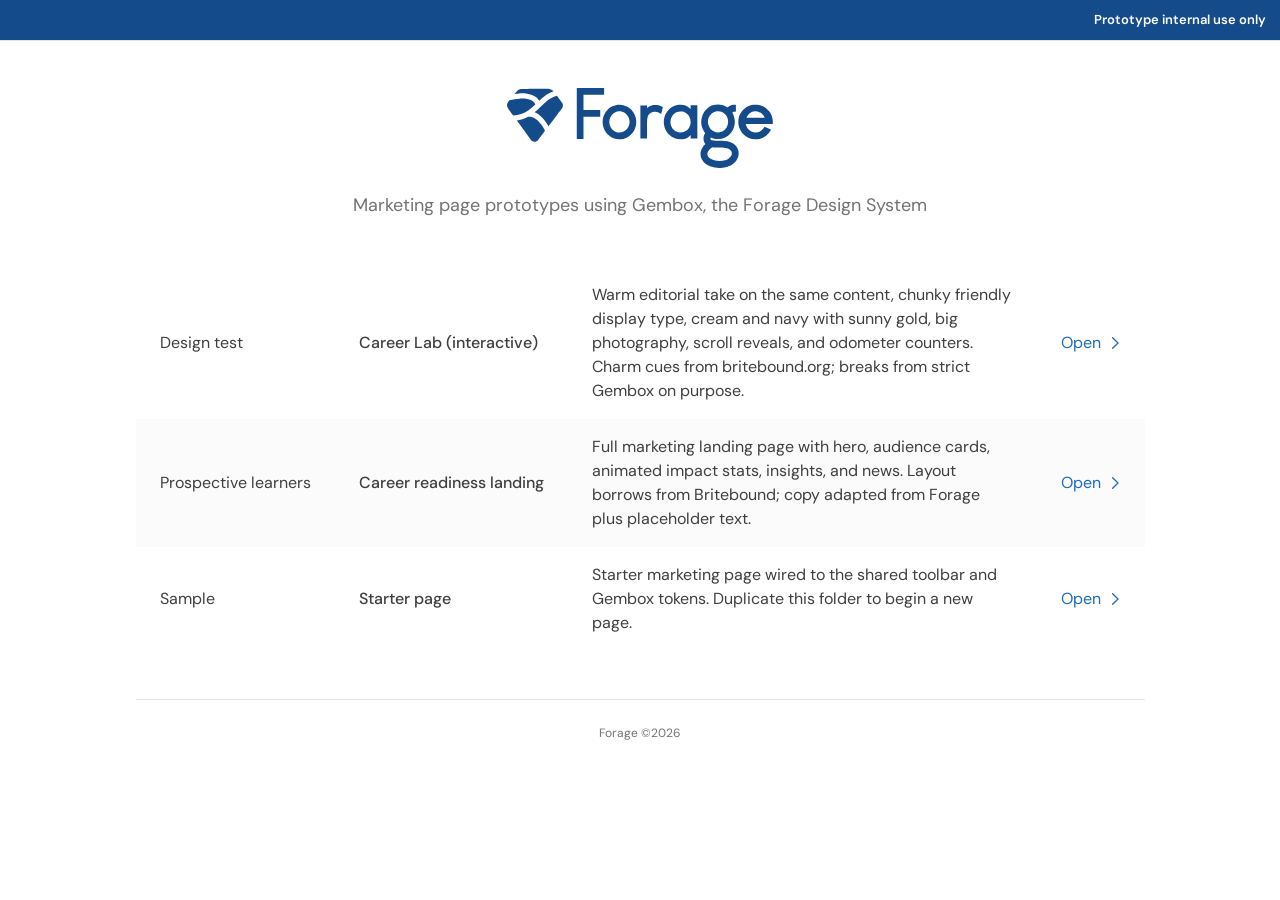
<file: index.html>
<!DOCTYPE html>
<html lang="en">
<head>
<meta charset="UTF-8" />
<meta name="viewport" content="width=device-width, initial-scale=1.0" />
<meta name="description" content="Forage Marketing Pages, static marketing page prototypes built with Gembox, the Forage Design System." />
<title>Forage Marketing Pages</title>
<link href="https://fonts.googleapis.com/css2?family=DM+Sans:ital,opsz,wght@0,9..40,400;0,9..40,500;0,9..40,600&display=swap" rel="stylesheet" />
<link rel="stylesheet" href="config/gembox-tokens.css" />
<link rel="stylesheet" href="landing.css" />
<script src="shared/prototype-toolbar.js"></script>
</head>
<body>
<main class="landing">
  <header class="landing-hero">
    <img class="landing-hero__logo" src="assets/landing/forage-logo.svg" width="309" height="113" alt="Forage" decoding="async" />
    <p class="landing-hero__tagline">Marketing page prototypes using Gembox, the Forage Design System</p>
  </header>

  <table class="table-enterprise prototypes-table" aria-label="Forage marketing pages">
    <thead class="sr-only">
      <tr>
        <th scope="col">Audience</th>
        <th scope="col">Page</th>
        <th scope="col">Description</th>
        <th scope="col">Open</th>
      </tr>
    </thead>
    <tbody>
      <tr>
        <td class="col-product">Design test</td>
        <td class="col-prototype">Career Lab (interactive)</td>
        <td class="col-description">Warm editorial take on the same content, chunky friendly display type, cream and navy with sunny gold, big photography, scroll reveals, and odometer counters. Charm cues from britebound.org; breaks from strict Gembox on purpose.</td>
        <td class="col-action">
          <a class="prototype-action-link" href="career-lab/index.html">
            <span>Open</span>
            <img src="assets/landing/icon-chevron-right.svg" width="12" height="12" alt="" decoding="async" />
          </a>
        </td>
      </tr>
      <tr>
        <td class="col-product">Prospective learners</td>
        <td class="col-prototype">Career readiness landing</td>
        <td class="col-description">Full marketing landing page with hero, audience cards, animated impact stats, insights, and news. Layout borrows from Britebound; copy adapted from Forage plus placeholder text.</td>
        <td class="col-action">
          <a class="prototype-action-link" href="career-readiness/index.html">
            <span>Open</span>
            <img src="assets/landing/icon-chevron-right.svg" width="12" height="12" alt="" decoding="async" />
          </a>
        </td>
      </tr>
      <tr>
        <td class="col-product">Sample</td>
        <td class="col-prototype">Starter page</td>
        <td class="col-description">Starter marketing page wired to the shared toolbar and Gembox tokens. Duplicate this folder to begin a new page.</td>
        <td class="col-action">
          <a class="prototype-action-link" href="starter-page/index.html">
            <span>Open</span>
            <img src="assets/landing/icon-chevron-right.svg" width="12" height="12" alt="" decoding="async" />
          </a>
        </td>
      </tr>
    </tbody>
  </table>

  <footer class="landing-footer">Forage &copy;2026</footer>
</main>
</body>
</html>
</file>
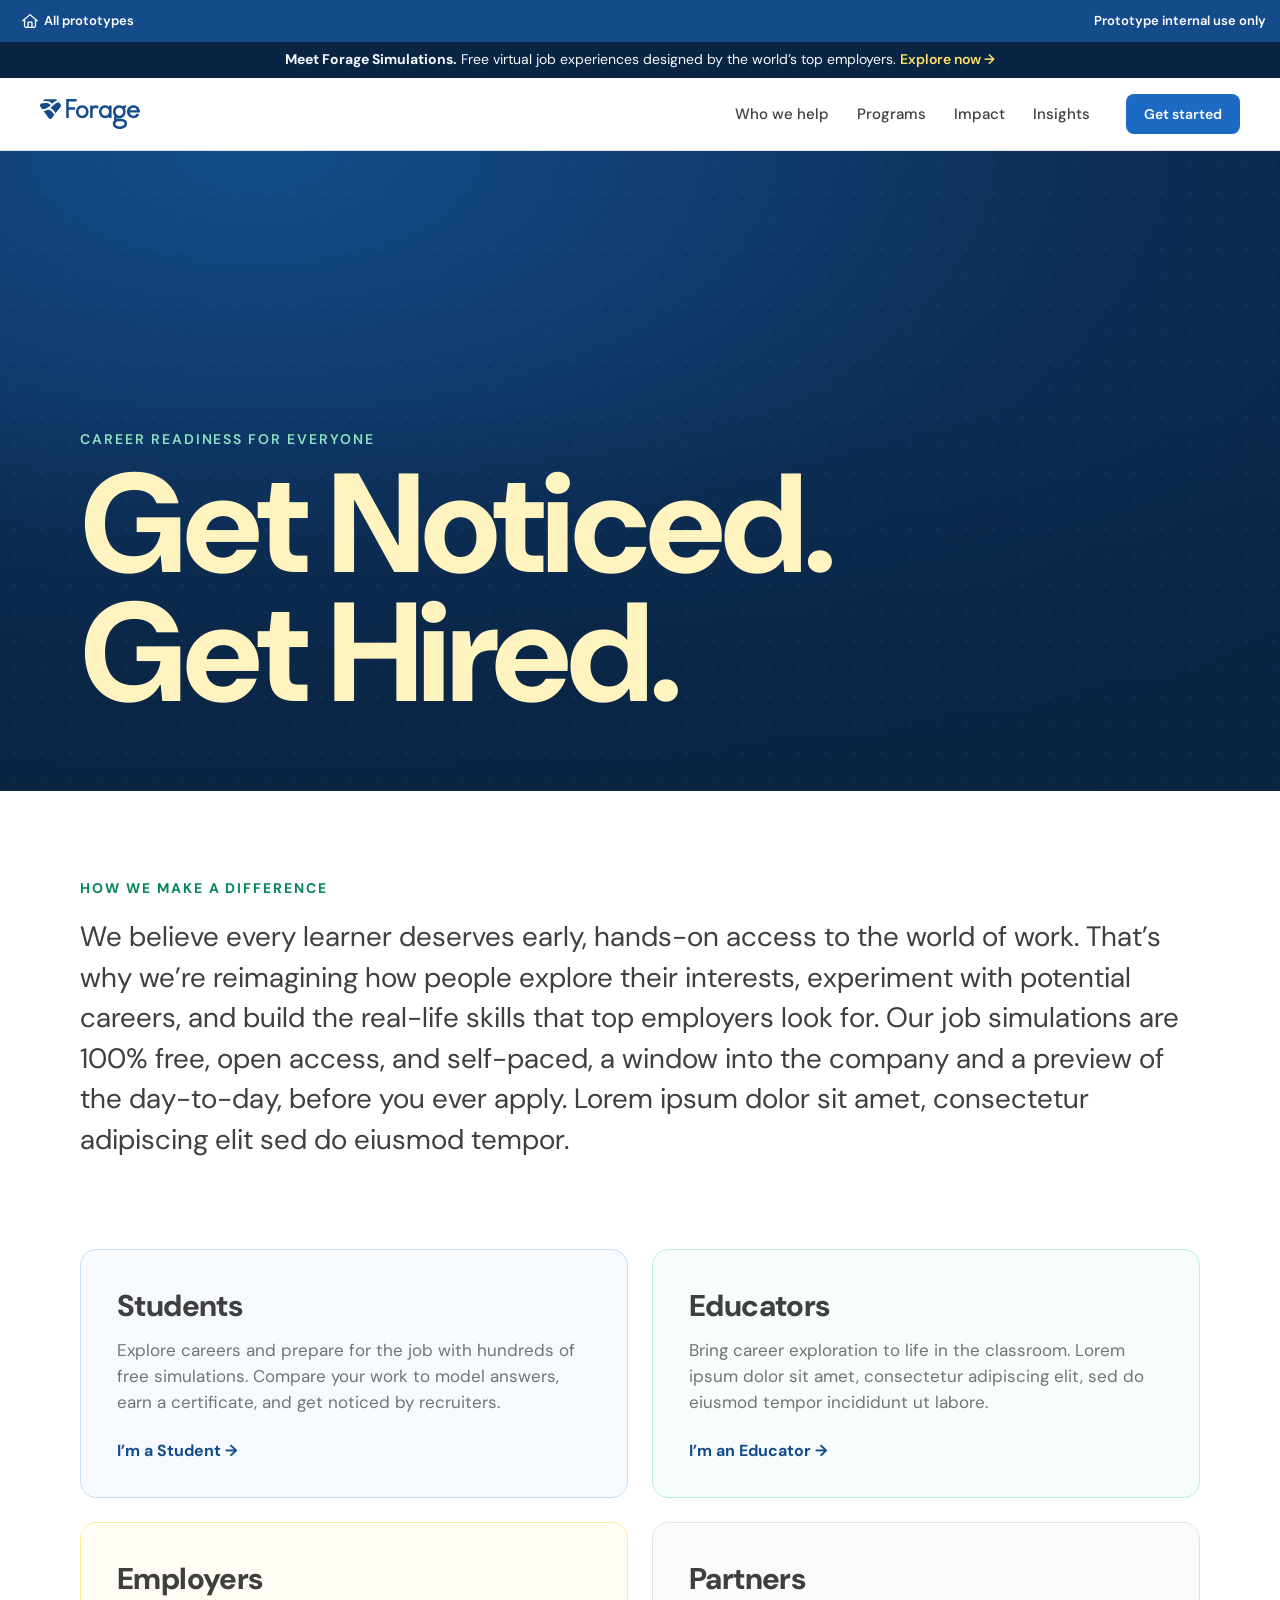
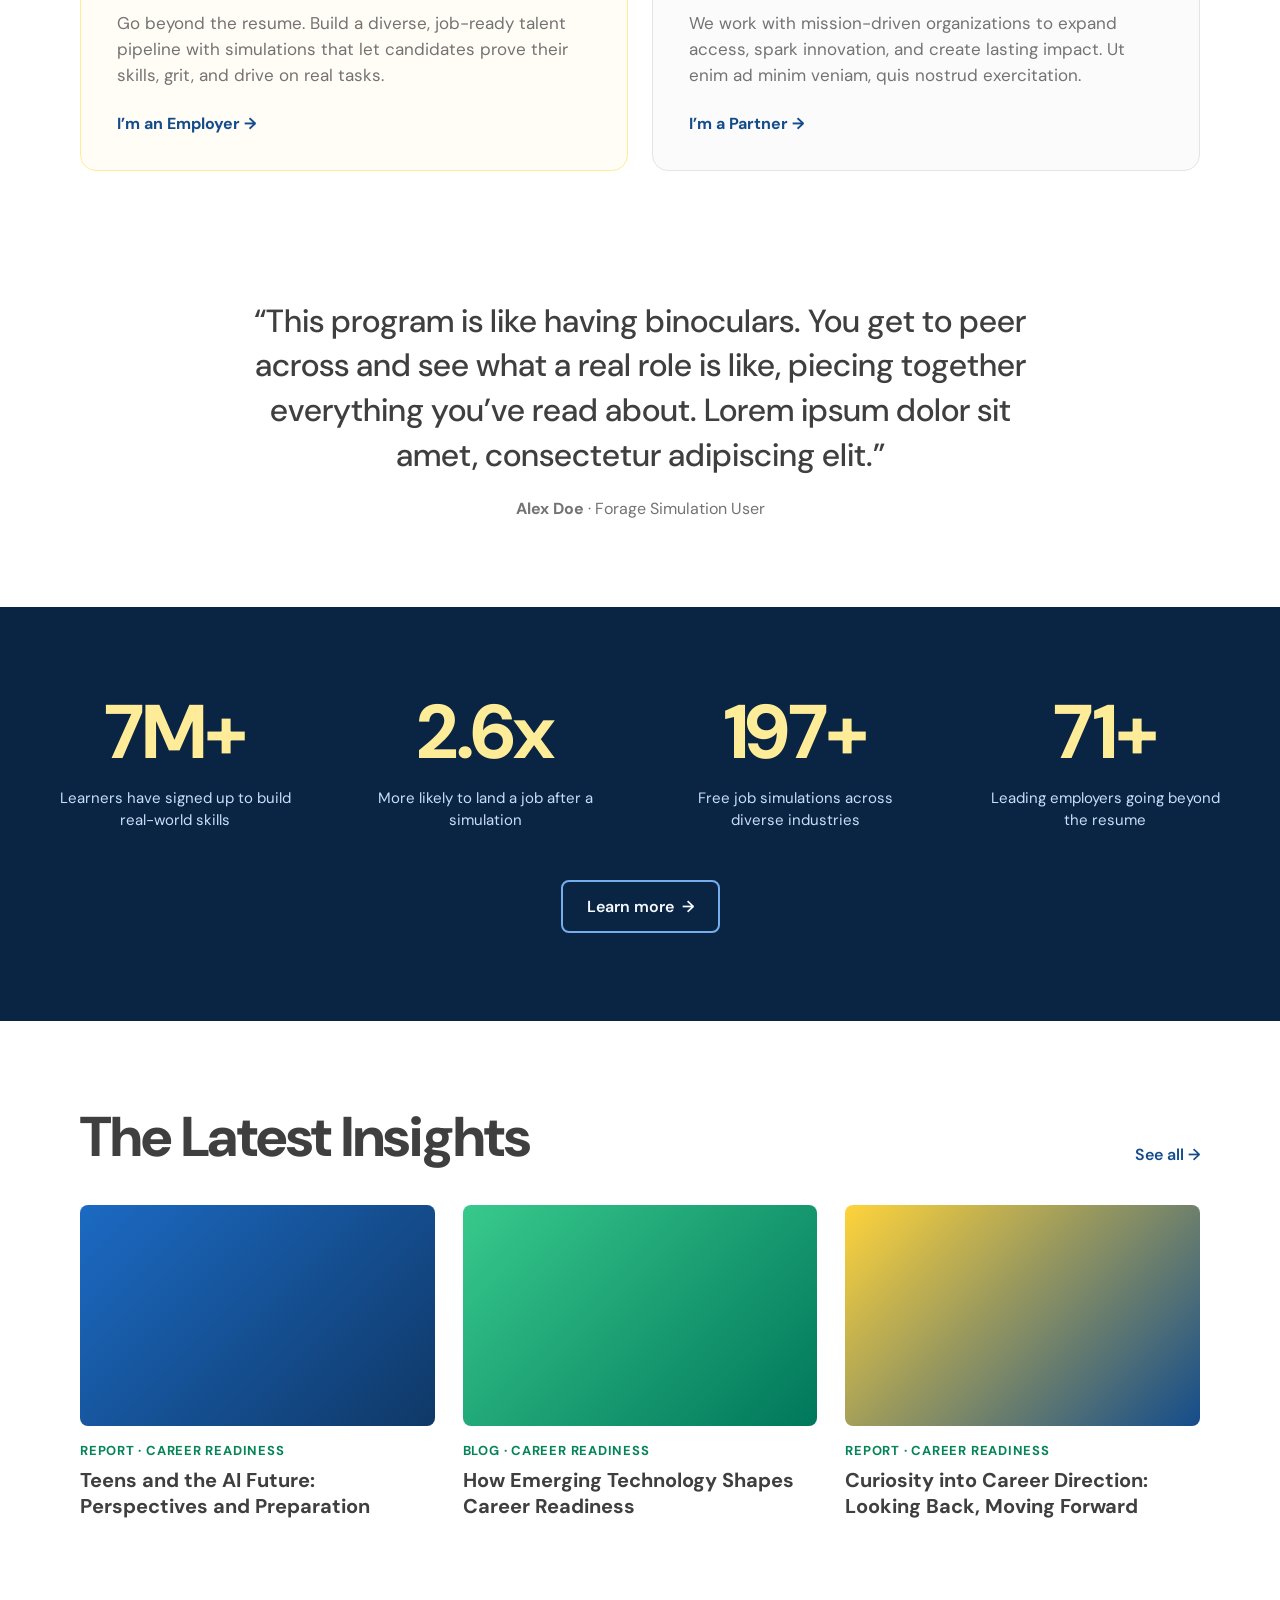
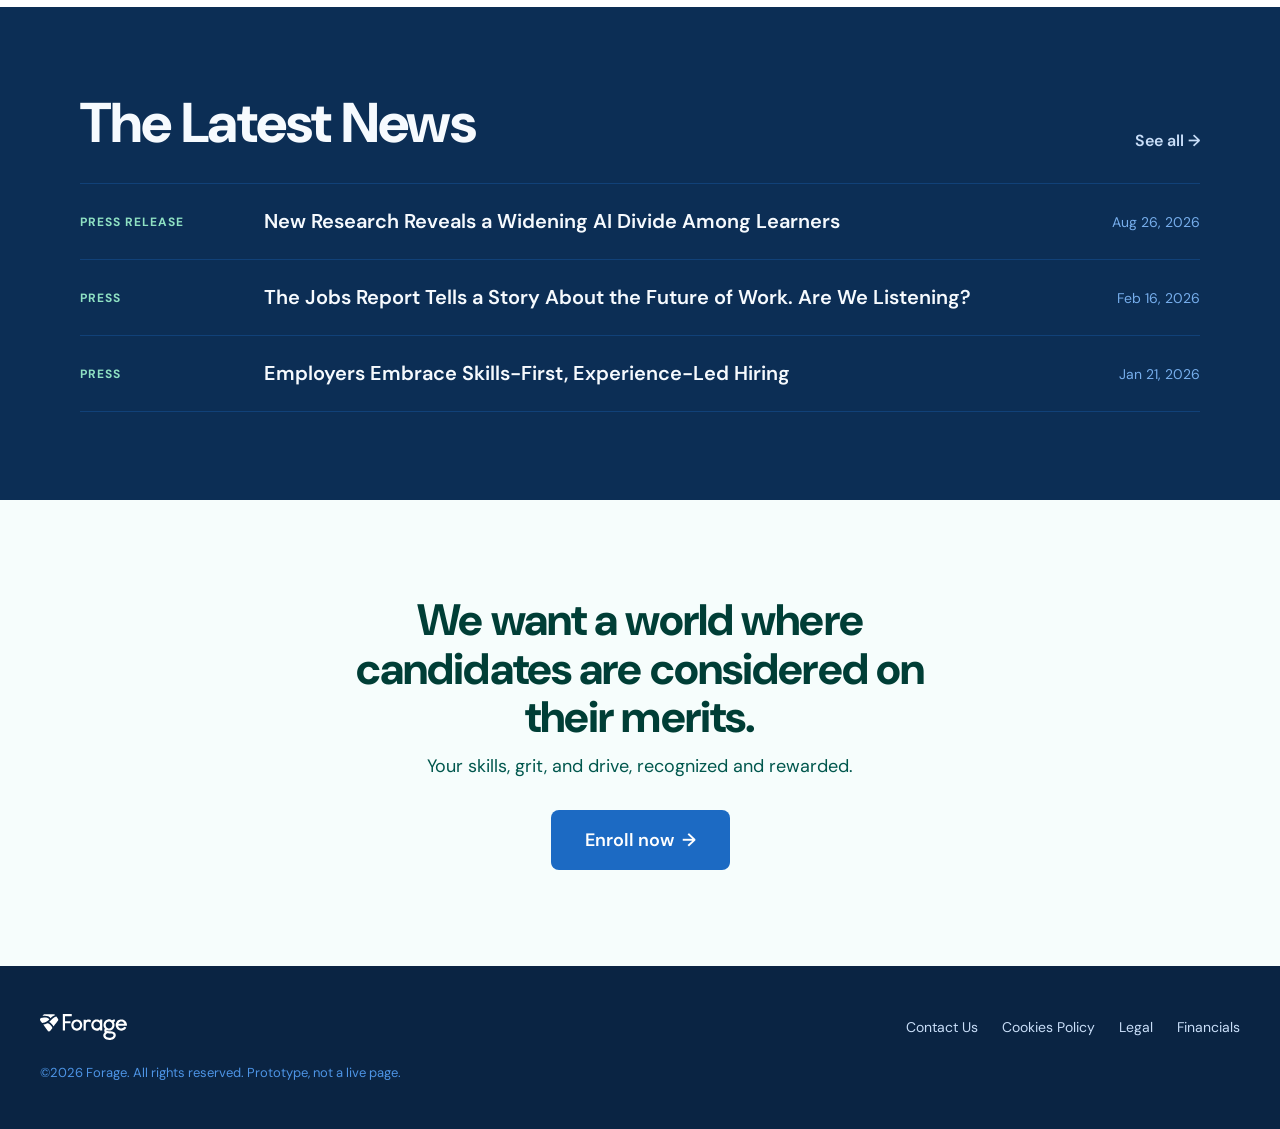
<file: career-readiness/index.html>
<!DOCTYPE html>
<html lang="en">
<head>
<meta charset="UTF-8" />
<meta name="viewport" content="width=device-width, initial-scale=1.0" />
<meta name="description" content="Career-readiness landing page for Forage Marketing Pages." />
<title>Building Brighter Career Futures · Forage Marketing Pages</title>
<link href="https://fonts.googleapis.com/css2?family=DM+Sans:ital,opsz,wght@0,9..40,400;0,9..40,500;0,9..40,600;0,9..40,700;0,9..40,800&display=swap" rel="stylesheet" />
<link rel="stylesheet" href="../config/gembox-tokens.css" />
<link rel="stylesheet" href="styles.css" />
<script src="../shared/prototype-toolbar.js"></script>
</head>
<body>

<!-- Announcement bar -->
<div class="announce">
  <p class="announce__text">
    <strong>Meet Forage Simulations.</strong> Free virtual job experiences designed by the world&rsquo;s top employers.
    <a class="announce__link" href="#programs">Explore now →</a>
  </p>
</div>

<!-- Nav -->
<header class="nav">
  <a class="nav__brand" href="#top">
    <img class="nav__logo" src="../assets/landing/forage-logo.svg" width="309" height="113" alt="Forage" decoding="async" />
  </a>
  <nav class="nav__links" aria-label="Primary">
    <a href="#who">Who we help</a>
    <a href="#programs">Programs</a>
    <a href="#impact">Impact</a>
    <a href="#insights">Insights</a>
  </nav>
  <a class="btn btn--primary btn--sm nav__cta" href="#">Get started</a>
  <button class="nav__menu" aria-label="Open menu">
    <span></span><span></span><span></span>
  </button>
</header>

<main id="top">

  <!-- Hero -->
  <section class="hero" id="hero">
    <div class="hero__scrim"></div>
    <div class="hero__inner">
      <p class="hero__eyebrow">Career readiness for everyone</p>
      <h1 class="hero__title">Get&nbsp;Noticed.<br />Get&nbsp;Hired.</h1>
    </div>
  </section>

  <!-- Intro / mission -->
  <section class="intro" id="who">
    <p class="intro__eyebrow">How we make a difference</p>
    <p class="intro__lede">
      We believe every learner deserves early, hands-on access to the world of work.
      That&rsquo;s why we&rsquo;re reimagining how people explore their interests, experiment with
      potential careers, and build the real-life skills that top employers look for.
      Our job simulations are 100% free, open access, and self-paced, a window into the
      company and a preview of the day-to-day, before you ever apply. Lorem ipsum dolor
      sit amet, consectetur adipiscing elit sed do eiusmod tempor.
    </p>
  </section>

  <!-- Audience cards -->
  <section class="audiences" aria-label="Who we help">
    <article class="aud-card">
      <div class="aud-card__body">
        <h2 class="aud-card__title">Students</h2>
        <p class="aud-card__desc">
          Explore careers and prepare for the job with hundreds of free simulations.
          Compare your work to model answers, earn a certificate, and get noticed by recruiters.
        </p>
      </div>
      <a class="aud-card__link" href="#">I&rsquo;m a Student <span aria-hidden="true">→</span></a>
    </article>

    <article class="aud-card">
      <div class="aud-card__body">
        <h2 class="aud-card__title">Educators</h2>
        <p class="aud-card__desc">
          Bring career exploration to life in the classroom. Lorem ipsum dolor sit amet,
          consectetur adipiscing elit, sed do eiusmod tempor incididunt ut labore.
        </p>
      </div>
      <a class="aud-card__link" href="#">I&rsquo;m an Educator <span aria-hidden="true">→</span></a>
    </article>

    <article class="aud-card">
      <div class="aud-card__body">
        <h2 class="aud-card__title">Employers</h2>
        <p class="aud-card__desc">
          Go beyond the resume. Build a diverse, job-ready talent pipeline with simulations
          that let candidates prove their skills, grit, and drive on real tasks.
        </p>
      </div>
      <a class="aud-card__link" href="#">I&rsquo;m an Employer <span aria-hidden="true">→</span></a>
    </article>

    <article class="aud-card">
      <div class="aud-card__body">
        <h2 class="aud-card__title">Partners</h2>
        <p class="aud-card__desc">
          We work with mission-driven organizations to expand access, spark innovation,
          and create lasting impact. Ut enim ad minim veniam, quis nostrud exercitation.
        </p>
      </div>
      <a class="aud-card__link" href="#">I&rsquo;m a Partner <span aria-hidden="true">→</span></a>
    </article>
  </section>

  <!-- Testimonial -->
  <section class="quote">
    <blockquote class="quote__text">
      &ldquo;This program is like having binoculars. You get to peer across and see what a
      real role is like, piecing together everything you&rsquo;ve read about. Lorem ipsum dolor
      sit amet, consectetur adipiscing elit.&rdquo;
    </blockquote>
    <p class="quote__cite"><strong>Alex Doe</strong> · Forage Simulation User</p>
  </section>

  <!-- Impact / animated stats -->
  <section class="impact" id="impact">
    <div class="impact__grid">
      <div class="stat">
        <div class="stat__num" data-count="9" data-suffix="M+">0</div>
        <p class="stat__label">Learners have signed up to build real-world skills</p>
      </div>
      <div class="stat">
        <div class="stat__num" data-count="3.3" data-suffix="x" data-decimals="1">0</div>
        <p class="stat__label">More likely to land a job after a simulation</p>
      </div>
      <div class="stat">
        <div class="stat__num" data-count="250" data-suffix="+">0</div>
        <p class="stat__label">Free job simulations across diverse industries</p>
      </div>
      <div class="stat">
        <div class="stat__num" data-count="90" data-suffix="+">0</div>
        <p class="stat__label">Leading employers going beyond the resume</p>
      </div>
    </div>
    <a class="btn btn--secondary" href="#">Learn more <span aria-hidden="true">→</span></a>
  </section>

  <!-- Insights -->
  <section class="insights" id="insights">
    <div class="insights__head">
      <h2 class="section-title">The&nbsp;Latest&nbsp;Insights</h2>
      <a class="section-see" href="#">See all <span aria-hidden="true">→</span></a>
    </div>
    <div class="insights__grid">
      <article class="post">
        <div class="post__thumb post__thumb--a"></div>
        <p class="post__kicker">Report · Career Readiness</p>
        <h3 class="post__title">Teens and the AI Future: Perspectives and Preparation</h3>
      </article>
      <article class="post">
        <div class="post__thumb post__thumb--b"></div>
        <p class="post__kicker">Blog · Career Readiness</p>
        <h3 class="post__title">How Emerging Technology Shapes Career Readiness</h3>
      </article>
      <article class="post">
        <div class="post__thumb post__thumb--c"></div>
        <p class="post__kicker">Report · Career Readiness</p>
        <h3 class="post__title">Curiosity into Career Direction: Looking Back, Moving Forward</h3>
      </article>
    </div>
  </section>

  <!-- Latest news -->
  <section class="news">
    <div class="news__head">
      <h2 class="section-title section-title--light">The&nbsp;Latest&nbsp;News</h2>
      <a class="section-see section-see--light" href="#">See all <span aria-hidden="true">→</span></a>
    </div>
    <ul class="news__list">
      <li class="news__item">
        <span class="news__tag">Press Release</span>
        <p class="news__headline">New Research Reveals a Widening AI Divide Among Learners</p>
        <span class="news__date">Aug 26, 2026</span>
      </li>
      <li class="news__item">
        <span class="news__tag">Press</span>
        <p class="news__headline">The Jobs Report Tells a Story About the Future of Work. Are We Listening?</p>
        <span class="news__date">Feb 16, 2026</span>
      </li>
      <li class="news__item">
        <span class="news__tag">Press</span>
        <p class="news__headline">Employers Embrace Skills-First, Experience-Led Hiring</p>
        <span class="news__date">Jan 21, 2026</span>
      </li>
    </ul>
  </section>

  <!-- CTA band -->
  <section class="cta-band">
    <h2 class="cta-band__title">We want a world where candidates are considered on their merits.</h2>
    <p class="cta-band__sub">Your skills, grit, and drive, recognized and rewarded.</p>
    <a class="btn btn--primary btn--lg" href="#">Enroll now <span aria-hidden="true">→</span></a>
  </section>

</main>

<footer class="site-footer">
  <div class="site-footer__brand">
    <img class="site-footer__logo" src="../assets/landing/forage-logo.svg" width="309" height="113" alt="Forage" decoding="async" />
  </div>
  <nav class="site-footer__links" aria-label="Footer">
    <a href="#">Contact Us</a>
    <a href="#">Cookies Policy</a>
    <a href="#">Legal</a>
    <a href="#">Financials</a>
  </nav>
  <p class="site-footer__copy">&copy;2026 Forage. All rights reserved. Prototype, not a live page.</p>
</footer>

<script src="script.js"></script>
</body>
</html>
</file>
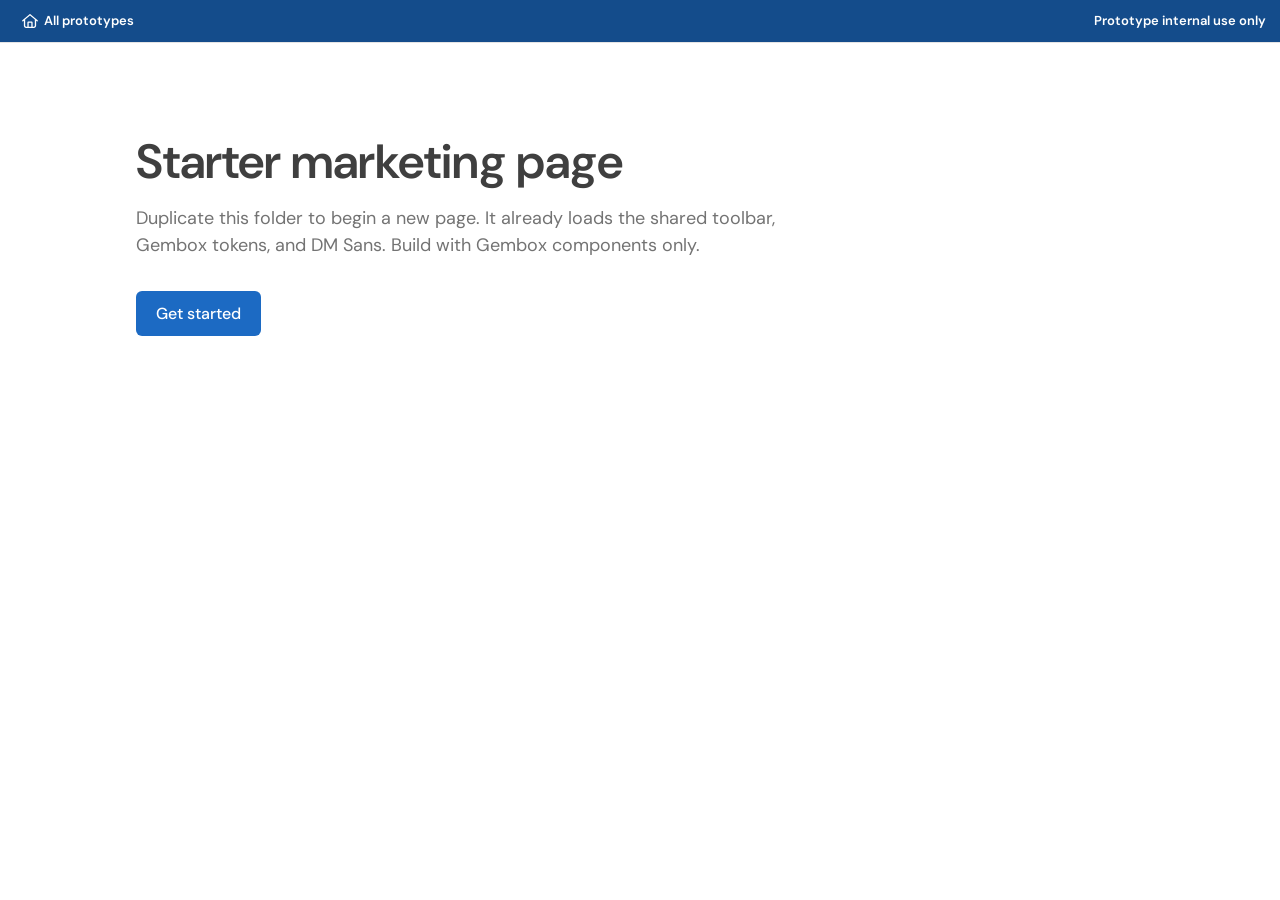
<file: starter-page/index.html>
<!DOCTYPE html>
<html lang="en">
<head>
<meta charset="UTF-8" />
<meta name="viewport" content="width=device-width, initial-scale=1.0" />
<meta name="description" content="Starter marketing page — Forage Marketing Pages." />
<title>Starter page · Forage Marketing Pages</title>
<link href="https://fonts.googleapis.com/css2?family=DM+Sans:ital,opsz,wght@0,9..40,400;0,9..40,500;0,9..40,600&display=swap" rel="stylesheet" />
<link rel="stylesheet" href="../config/gembox-tokens.css" />
<link rel="stylesheet" href="styles.css" />
<script src="../shared/prototype-toolbar.js"></script>
</head>
<body>
<main class="page">
  <section class="hero">
    <h1 class="hero__title">Starter marketing page</h1>
    <p class="hero__lede">Duplicate this folder to begin a new page. It already loads the shared toolbar, Gembox tokens, and DM Sans. Build with Gembox components only.</p>
    <a class="btn btn--primary" href="#">Get started</a>
  </section>
</main>
</body>
</html>
</file>
<file: config/gembox-tokens.css>
/**
 * Gembox design tokens — CSS custom properties mirroring Gembox variable paths
 * (slashes → hyphens; prefix --gb-).
 *
 * **Source of truth:** Gembox Components in Figma
 * (`https://www.figma.com/design/IgohaddARKIJHihXX0OE4Z/Gembox-Components`):
 * export color and float variables (spacing, radii, etc.) from published variables.
 *
 * **Rules:** `Core/*` = hex literals only. `UI/*`, `Semantic/*`, `Shortcuts/*`, `Brand/*`
 * reference `var(--gb-core-…)` (plus the one orphan below).
 *
 * **Orphan:** Gembox `UI/Disabled` resolves to `#a1a1a1`, which does not match any
 * `Core/Gray/*` step in this collection — `UI/Disabled` / `Semantic UI/Disabled` keep
 * that resolved literal rather than mapping to an invented Core step.
 *
 * Effect scrim/shadow: no overlay color variable in export — `color-mix` on
 * `Core/Gray/900` only.
 *
 * **Icons:** use SVG exported from the org Gembox-linked icon libraries in Figma
 * (Regular `8rLLCo18XFH9m14wEkNp3j`, Duotone `3Ji4LpXd1ZEmsagfmA9ZfE`, Solid
 * `QoKmbST72iKOWlZ3undMaX`). Prefer those over generic stock icon CDNs or packs.
 */

:root {
  /* ══ Core / Navy ══ */
  --gb-core-navy-000: #f6fafe;
  --gb-core-navy-100: #c9def8;
  --gb-core-navy-200: #76adeb;
  --gb-core-navy-300: #4d94e5;
  --gb-core-navy-400: #1c6ac3;
  --gb-core-navy-500: #144c8b;
  --gb-core-navy-600: #114178;
  --gb-core-navy-700: #0f3867;
  --gb-core-navy-800: #0c2e55;
  --gb-core-navy-900: #0a2443;

  /* ══ Core / Jade ══ */
  --gb-core-jade-000: #f6fdfc;
  --gb-core-jade-100: #e0fbf3;
  --gb-core-jade-200: #baf0e0;
  --gb-core-jade-300: #8fe1c3;
  --gb-core-jade-400: #38c98c;
  --gb-core-jade-500: #14a772;
  --gb-core-jade-600: #058557;
  --gb-core-jade-700: #00775b;
  --gb-core-jade-800: #00574d;
  --gb-core-jade-900: #003e36;

  /* ══ Core / Gray ══ */
  --gb-core-gray-000: #fbfbfb;
  --gb-core-gray-100: #f7f7f7;
  --gb-core-gray-200: #efefef;
  --gb-core-gray-300: #e4e4e4;
  --gb-core-gray-400: #d7d7d7;
  --gb-core-gray-500: #bdbdbd;
  --gb-core-gray-600: #949494;
  --gb-core-gray-700: #737373;
  --gb-core-gray-800: #5f5e5e;
  --gb-core-gray-900: #3f3f3f;

  /* ══ Core / Green ══ */
  --gb-core-green-000: #fbfefb;
  --gb-core-green-100: #dbfadf;
  --gb-core-green-200: #b2f2bb;
  --gb-core-green-300: #8ce99a;
  --gb-core-green-400: #69db7c;
  --gb-core-green-500: #51cf66;
  --gb-core-green-600: #40c057;
  --gb-core-green-700: #37b24d;
  --gb-core-green-800: #0a7f21;
  --gb-core-green-900: #097129;

  /* ══ Core / Yellow ══ */
  --gb-core-yellow-000: #fffdf5;
  --gb-core-yellow-100: #fff3bf;
  --gb-core-yellow-200: #ffec99;
  --gb-core-yellow-300: #ffe066;
  --gb-core-yellow-400: #ffd43b;
  --gb-core-yellow-500: #fcc51c;
  --gb-core-yellow-600: #fab005;
  --gb-core-yellow-700: #e59500;
  --gb-core-yellow-800: #be5700;
  --gb-core-yellow-900: #803a00;

  /* ══ Core / Red ══ */
  --gb-core-red-000: #fff5f5;
  --gb-core-red-100: #ffcdcd;
  --gb-core-red-200: #ffb5b5;
  --gb-core-red-300: #ff9c9c;
  --gb-core-red-400: #ff8484;
  --gb-core-red-500: #ff6b6b;
  --gb-core-red-600: #ff4444;
  --gb-core-red-700: #ff1c1c;
  --gb-core-red-800: #cc0000;
  --gb-core-red-900: #990000;

  /* ══ Core / Teal ══ */
  --gb-core-teal-000: #f5fdff;
  --gb-core-teal-100: #e4f9ff;
  --gb-core-teal-200: #cbf2fe;
  --gb-core-teal-300: #aae1f2;
  --gb-core-teal-400: #58b6d3;
  --gb-core-teal-500: #2194b7;
  --gb-core-teal-600: #007195;
  --gb-core-teal-700: #005b78;
  --gb-core-teal-800: #00475e;
  --gb-core-teal-900: #00384a;

  /* ══ Core / Violet ══ */
  --gb-core-violet-000: #f7f5ff;
  --gb-core-violet-100: #e5dbff;
  --gb-core-violet-200: #d0bfff;
  --gb-core-violet-300: #b197fc;
  --gb-core-violet-400: #9775fa;
  --gb-core-violet-500: #845ef7;
  --gb-core-violet-600: #7950f2;
  --gb-core-violet-700: #7048e8;
  --gb-core-violet-800: #6741d9;
  --gb-core-violet-900: #5f3dc4;

  /* ══ Core / Lime ══ */
  --gb-core-lime-bg: #fbfff0;
  --gb-core-lime-100: #f5fee2;
  --gb-core-lime-200: #ebfdc5;
  --gb-core-lime-300: #e1fba9;
  --gb-core-lime-400: #d7fa8c;
  --gb-core-lime-500: #cdf96f;
  --gb-core-lime-600: #b3ff11;
  --gb-core-lime-700: #a2ee00;
  --gb-core-lime-800: #6b9d00;
  --gb-core-lime-900: #385300;

  /* ══ Core / White & Black ══ */
  --gb-core-white: #ffffff;
  --gb-core-black: #000000;

  /* ══ UI — surface & chrome ══ */
  --gb-ui-text: var(--gb-core-gray-900);
  --gb-ui-subtle: var(--gb-core-gray-700);
  --gb-ui-disabled: #a1a1a1;
  --gb-ui-border: var(--gb-core-gray-300);
  --gb-ui-hover: var(--gb-core-gray-100);
  --gb-ui-background: var(--gb-core-gray-000);
  --gb-ui-white: var(--gb-core-white);
  --gb-ui-brand: var(--gb-core-navy-500);

  /* ══ UI — action (Navy family) ══ */
  --gb-ui-action-background: var(--gb-core-navy-000);
  --gb-ui-action-support: var(--gb-core-navy-200);
  --gb-ui-action-primary: var(--gb-core-navy-400);
  --gb-ui-action-emphasis: var(--gb-core-navy-500);

  /* ══ UI — danger ══ */
  --gb-ui-danger-background: var(--gb-core-red-000);
  --gb-ui-danger-support: var(--gb-core-red-700);
  --gb-ui-danger-primary: var(--gb-core-red-800);
  --gb-ui-danger-emphasis: var(--gb-core-red-900);

  /* ══ UI — warn ══ */
  --gb-ui-warn-background: var(--gb-core-yellow-000);
  --gb-ui-warn-support: var(--gb-core-yellow-700);
  --gb-ui-warn-primary: var(--gb-core-yellow-800);
  --gb-ui-warn-emphasis: var(--gb-core-yellow-900);

  /* ══ UI — success ══ */
  --gb-ui-success-background: var(--gb-core-green-000);
  --gb-ui-success-support: var(--gb-core-green-700);
  --gb-ui-success-primary: var(--gb-core-green-800);
  --gb-ui-success-emphasis: var(--gb-core-green-900);

  /* ══ UI — info ══ */
  --gb-ui-info-background: var(--gb-core-teal-000);
  --gb-ui-info-support: var(--gb-core-teal-300);
  --gb-ui-info-primary: var(--gb-core-teal-600);
  --gb-ui-info-emphasis: var(--gb-core-teal-700);

  /* ══ UI — accent ══ */
  --gb-ui-accent-background: var(--gb-core-violet-000);
  --gb-ui-accent-support: var(--gb-core-violet-400);
  --gb-ui-accent-primary: var(--gb-core-violet-600);
  --gb-ui-accent-emphasis: var(--gb-core-violet-900);

  /* ══ UI — jade & lime ══ */
  --gb-ui-jade-background: var(--gb-core-jade-000);
  --gb-ui-jade-support: var(--gb-core-jade-400);
  --gb-ui-jade-primary: var(--gb-core-jade-600);
  --gb-ui-jade-emphasis: var(--gb-core-jade-800);
  --gb-ui-lime-background: var(--gb-core-lime-bg);
  --gb-ui-lime-support: var(--gb-core-lime-700);
  --gb-ui-lime-primary: var(--gb-core-lime-800);
  --gb-ui-lime-emphasis: var(--gb-core-lime-900);

  /* ══ UI / Gray (Gembox UI Colors/Gray/200, UI/Gray/bg) ══ */
  --gb-ui-colors-gray-200: var(--gb-core-gray-200);
  --gb-ui-gray-bg: var(--gb-core-gray-000);

  /* ══ UI / Yellow (maps to Core/Yellow/700 in Gembox) ══ */
  --gb-ui-yellow-700: var(--gb-core-yellow-700);

  /* ══ Semantic UI ══ */
  --gb-semantic-ui-action-background: var(--gb-core-navy-000);
  --gb-semantic-ui-action-primary: var(--gb-core-navy-400);
  --gb-semantic-ui-text: var(--gb-core-gray-900);
  --gb-semantic-ui-disabled: var(--gb-ui-disabled);
  --gb-semantic-ui-subtle: var(--gb-core-gray-700);

  /* ══ Semantic / Action ══ */
  --gb-semantic-action-200: var(--gb-core-navy-200);
  --gb-semantic-action-300: var(--gb-core-navy-300);

  /* ══ Semantic / Warning ══ */
  --gb-semantic-warning-warning: var(--gb-core-yellow-500);
  --gb-semantic-warning-warning-light: var(--gb-core-yellow-200);

  /* ══ Semantic / Lime ══ */
  --gb-semantic-lime-800: var(--gb-core-lime-800);

  /* ══ Shortcuts ══ */
  --gb-shortcuts-white: var(--gb-core-white);
  --gb-shortcuts-black: var(--gb-core-black);
  --gb-shortcuts-hover: var(--gb-core-gray-100);
  --gb-shortcuts-border: var(--gb-core-gray-300);
  --gb-shortcuts-text: var(--gb-core-gray-900);
  --gb-shortcuts-action: var(--gb-core-navy-400);
  --gb-shortcuts-brand: var(--gb-core-navy-500);

  /* ══ Brand / Navy ══ */
  --gb-brand-navy-primary: var(--gb-core-navy-600);

  /* ══ Forage Brand / Jade (maps to Core/Jade/400) ══ */
  --gb-forage-brand-jade-jade-400: var(--gb-core-jade-400);
  --gb-forage-brand-jade-jade-500: var(--gb-core-jade-500);

  /* ══ Interactive ══ */
  --gb-interactive-primary-hover: var(--gb-ui-action-emphasis);

  /* ══ Scrollbar ══ */
  --gb-scrollbar-thumb: var(--gb-core-gray-300);

  /* ══ Modal / elevation ══ */
  --gb-overlay-scrim: color-mix(in srgb, var(--gb-core-gray-900) 35%, transparent);
  --gb-elevation-shadow: color-mix(in srgb, var(--gb-core-gray-900) 18%, transparent);

  /* ══ Gembox FLOAT: Spacing/* (px) ══ */
  --gb-spacing-4xs: 4px;
  --gb-spacing-2xs: 8px;
  --gb-spacing-xs: 10px;
  --gb-spacing-sm: 12px;
  --gb-spacing-md: 16px;
  --gb-spacing-lg: 20px;
  --gb-spacing-xl: 24px;
  --gb-spacing-2xl: 32px;
  --gb-spacing-3xl: 48px;
  --gb-spacing-4xl: 64px;

  /* ══ Sim Builder shell (layout — not Gembox FLOAT) ══ */
  --gb-layout-titlebar-height: 33px;
  --gb-layout-wordmark-max-width: 107px;
  --gb-layout-sidebar-width: 260px;
  --gb-layout-sidebar-narrow-width: 64px;
  --gb-layout-split-max-width: 1280px;
  --gb-layout-content-max-width: 1020px;
  --gb-layout-form-width: 640px;
  --gb-layout-slat-shell-max-width: 672px;
  --gb-layout-tasks-nav-width: 220px;
  --gb-layout-tasks-workspace-width: 807px;
  --gb-layout-tasks-form-split-width: 423px;
  --gb-layout-tasks-preview-mobile-width: 320px;
  --gb-layout-tasks-preview-width: 321px;
  --gb-layout-task-rail-width: var(--gb-layout-form-width);

  /* ══ Gembox FLOAT: Corner Radius/* ══ */
  --gb-radius-xs: 2px;
  --gb-radius-sm: 4px;
  --gb-radius-md: 6px;
  --gb-radius-lg: 8px;
  --gb-radius-xl: 16px;
  --gb-radius-2xl: 32px;

  /* ══ Typography ══ */
  --gb-font-family-sans: "DM Sans", system-ui, sans-serif;

  --gb-styles-heading-4-font-family: var(--gb-font-family-sans);
  --gb-styles-heading-4-font-size: 34px;
  --gb-styles-heading-4-font-weight: 500;
  --gb-styles-heading-4-line-height: 1.25;
  --gb-styles-heading-4-letter-spacing: 0;

  /* Title 2 / Title 3 — Figma Typography 11443:100244 / 11443:100251 */
  --gb-styles-title-2-font-family: var(--gb-font-family-sans);
  --gb-styles-title-2-font-size: 26px;
  --gb-styles-title-2-font-weight: 500;
  --gb-styles-title-2-line-height: 33px;
  --gb-styles-title-2-letter-spacing: 0;

  --gb-styles-title-3-font-family: var(--gb-font-family-sans);
  --gb-styles-title-3-font-size: 22px;
  --gb-styles-title-3-font-weight: 500;
  --gb-styles-title-3-line-height: 28px;
  --gb-styles-title-3-letter-spacing: 0;

  --gb-styles-title-4-font-family: var(--gb-font-family-sans);
  --gb-styles-title-4-font-size: 18px;
  --gb-styles-title-4-font-weight: 500;
  --gb-styles-title-4-line-height: 27px;
  --gb-styles-title-4-letter-spacing: 0.02em;

  --gb-styles-subheading-2-font-family: var(--gb-font-family-sans);
  --gb-styles-subheading-2-font-size: 22px;
  --gb-styles-subheading-2-font-weight: 500;
  --gb-styles-subheading-2-line-height: 1.25;
  --gb-styles-subheading-2-letter-spacing: 0;

  --gb-styles-subheading-3-font-family: var(--gb-font-family-sans);
  --gb-styles-subheading-3-font-size: 18px;
  --gb-styles-subheading-3-font-weight: 500;
  --gb-styles-subheading-3-line-height: 1.25;
  --gb-styles-subheading-3-letter-spacing: 0.02em;

  --gb-styles-subheading-4-font-family: var(--gb-font-family-sans);
  --gb-styles-subheading-4-font-size: 16px;
  --gb-styles-subheading-4-font-weight: 500;
  --gb-styles-subheading-4-line-height: 1.25;
  --gb-styles-subheading-4-letter-spacing: 0.02em;

  --gb-styles-body-sm-font-family: var(--gb-font-family-sans);
  --gb-styles-body-sm-font-size: 14px;
  --gb-styles-body-sm-font-weight: 400;
  --gb-styles-body-sm-line-height: 1.5;
  --gb-styles-body-sm-letter-spacing: 0;

  --gb-styles-caption-md-font-family: var(--gb-font-family-sans);
  --gb-styles-caption-md-font-size: 16px;
  --gb-styles-caption-md-font-weight: 500;
  --gb-styles-caption-md-line-height: 1.25;
  --gb-styles-caption-md-letter-spacing: 0;

  --gb-semantic-body-default-md-font-family: var(--gb-font-family-sans);
  --gb-semantic-body-default-md-font-size: 16px;
  --gb-semantic-body-default-md-font-weight: 400;
  --gb-semantic-body-default-md-line-height: 1.5;
  --gb-semantic-body-default-md-letter-spacing: 0;

  /* ══ Legacy Simulation flat names → core ══ */
  --gb-navy-400: var(--gb-core-navy-400);
  --gb-navy-500: var(--gb-core-navy-500);
  --gb-navy-600: var(--gb-core-navy-600);
  --gb-gray-100: var(--gb-core-gray-100);
  --gb-gray-300: var(--gb-core-gray-300);
  --gb-gray-900: var(--gb-core-gray-900);
  --gb-gray-bg: var(--gb-core-gray-000);
  --gb-yellow-700: var(--gb-core-yellow-700);
}
</file>
<file: landing.css>
/* Forage Prototypes landing — layout from Figma 14276:1614; table from Gembox Table (.table-enterprise). */

*, *::before, *::after { box-sizing: border-box; }

body {
  margin: 0;
  min-height: 100vh;
  font-family: var(--gb-font-family-sans, 'DM Sans', system-ui, sans-serif);
  font-size: 16px;
  line-height: 1.5;
  color: var(--gb-ui-text);
  background: var(--gb-ui-white);
}

.landing {
  max-width: 1057px;
  margin: 0 auto;
  padding: 48px 24px 64px;
}

.landing-hero {
  display: flex;
  flex-direction: column;
  align-items: center;
  text-align: center;
  margin-bottom: 48px;
}

.landing-hero__logo {
  display: block;
  height: 80px;
  width: auto;
  margin-bottom: 24px;
}

.landing-hero__tagline {
  margin: 0;
  max-width: 42rem;
  font-size: 18px;
  font-weight: 400;
  line-height: 1.5;
  color: var(--gb-ui-subtle);
}

/* Gembox Table — matches sim-builder .table-enterprise (Figma Table page). */
.table-enterprise {
  width: 100%;
  border-collapse: collapse;
  border: none;
  border-radius: var(--gb-radius-lg);
  overflow: hidden;
  background: var(--gb-ui-white);
}

.table-enterprise thead {
  display: none;
}

.sr-only {
  position: absolute;
  width: 1px;
  height: 1px;
  padding: 0;
  margin: -1px;
  overflow: hidden;
  clip: rect(0, 0, 0, 0);
  white-space: nowrap;
  border: 0;
}

.table-enterprise tbody td {
  padding: 16px 24px;
  font-size: var(--gb-semantic-body-default-md-font-size);
  font-weight: 400;
  line-height: 24px;
  color: var(--gb-ui-text);
  border: none;
  vertical-align: middle;
}

.table-enterprise tbody tr:nth-child(even) td {
  background: var(--gb-ui-background);
}

.table-enterprise tbody tr:hover td {
  background: var(--gb-shortcuts-hover);
}

.prototypes-table .col-product {
  width: 12%;
  min-width: 112px;
  white-space: nowrap;
}
.prototypes-table .col-prototype {
  width: 16%;
  min-width: 160px;
  white-space: nowrap;
  font-weight: 500;
}
.prototypes-table .col-description { width: auto; min-width: 200px; }
.prototypes-table .col-action { width: 96px; min-width: 96px; white-space: nowrap; }

.prototype-action-link {
  display: inline-flex;
  align-items: center;
  gap: 8px;
  font-size: 16px;
  font-weight: 400;
  line-height: 1;
  color: var(--gb-ui-action-primary);
  text-decoration: none;
  border-radius: 6px;
  padding: 4px 0;
  min-height: 28px;
}

.prototype-action-link:hover {
  color: var(--gb-ui-action-emphasis);
}

.prototype-action-link:focus-visible {
  outline: 2px solid var(--gb-ui-action-primary);
  outline-offset: 2px;
}

/* Trailing chevron — Icon/utility/regular/chevron-right, 12px (Figma row action 7027:23995). */
.prototype-action-link img {
  display: block;
  width: 12px;
  height: 12px;
  flex-shrink: 0;
}

.landing-footer {
  margin-top: 48px;
  padding-top: 24px;
  border-top: 1px solid var(--gb-ui-border);
  font-size: 12px;
  color: var(--gb-ui-subtle);
  text-align: center;
}

@media (max-width: 900px) {
  .landing-hero__logo {
    height: 80px;
    max-width: 100%;
  }
}
</file>
<file: career-readiness/styles.css>
/* Career-readiness landing page.
   Borrows layout structure from britebound.org; copy adapted from theforage.com + lorem ipsum.
   Tokens come from ../config/gembox-tokens.css. */

*, *::before, *::after { box-sizing: border-box; }

body {
  margin: 0;
  font-family: var(--gb-font-family-sans, 'DM Sans', system-ui, sans-serif);
  color: var(--gb-ui-text);
  background: var(--gb-ui-white);
  -webkit-font-smoothing: antialiased;
}

img { max-width: 100%; }
a { color: inherit; }

/* ── Shared bits ─────────────────────────────────────────── */
.btn {
  display: inline-flex;
  align-items: center;
  gap: 8px;
  padding: 14px 24px;
  border-radius: var(--gb-radius-lg, 8px);
  font-size: 16px;
  font-weight: 600;
  text-decoration: none;
  border: 2px solid transparent;
  cursor: pointer;
  transition: background .15s ease, color .15s ease, border-color .15s ease;
}
.btn--sm { padding: 9px 16px; font-size: 14px; }
.btn--lg { padding: 16px 32px; font-size: 18px; }
.btn--primary { color: var(--gb-ui-white); background: var(--gb-ui-action-primary); }
.btn--primary:hover { background: var(--gb-ui-action-emphasis); }
.btn--secondary {
  color: var(--gb-ui-action-emphasis);
  background: transparent;
  border-color: var(--gb-ui-action-primary);
}
.btn--secondary:hover { background: var(--gb-ui-action-background); }

.section-title {
  margin: 0;
  font-size: clamp(32px, 5vw, 56px);
  font-weight: 800;
  letter-spacing: -0.02em;
  line-height: 1;
}
.section-title--light { color: var(--gb-core-navy-000); }
.section-see {
  text-decoration: none;
  font-weight: 600;
  color: var(--gb-ui-action-emphasis);
  white-space: nowrap;
}
.section-see--light { color: var(--gb-core-navy-100); }

/* ── Announcement bar ────────────────────────────────────── */
.announce {
  background: var(--gb-core-navy-900);
  color: var(--gb-core-navy-000);
  text-align: center;
}
.announce__text { margin: 0; padding: 10px 20px; font-size: 14px; }
.announce__link { color: var(--gb-core-yellow-300); text-decoration: none; font-weight: 600; }

/* ── Nav ─────────────────────────────────────────────────── */
.nav {
  position: sticky;
  top: 0;
  z-index: 20;
  display: flex;
  align-items: center;
  gap: 32px;
  padding: 16px 40px;
  background: rgba(255, 255, 255, 0.92);
  backdrop-filter: blur(8px);
  border-bottom: 1px solid var(--gb-ui-border);
}
.nav__brand { display: flex; align-items: center; gap: 8px; text-decoration: none; }
.nav__logo { display: block; height: 30px; width: auto; }
.nav__mark { color: var(--gb-ui-jade-primary); font-size: 20px; }
.nav__name { font-weight: 800; font-size: 22px; letter-spacing: -0.02em; color: var(--gb-ui-brand); }
.nav__links { display: flex; gap: 28px; margin-left: auto; }
.nav__links a { text-decoration: none; font-weight: 500; font-size: 15px; color: var(--gb-ui-text); }
.nav__links a:hover { color: var(--gb-ui-action-emphasis); }
.nav__cta { margin-left: 4px; }
.nav__menu {
  display: none;
  flex-direction: column;
  gap: 5px;
  margin-left: auto;
  background: none;
  border: 0;
  cursor: pointer;
  padding: 6px;
}
.nav__menu span { width: 24px; height: 2px; background: var(--gb-ui-text); border-radius: 2px; }

/* ── Hero ────────────────────────────────────────────────── */
.hero {
  position: relative;
  min-height: 640px;
  display: flex;
  align-items: flex-end;
  background:
    radial-gradient(120% 120% at 20% 0%, var(--gb-core-navy-500) 0%, var(--gb-core-navy-800) 55%, var(--gb-core-navy-900) 100%);
  overflow: hidden;
}
.hero::after {
  /* subtle texture */
  content: "";
  position: absolute;
  inset: 0;
  background-image: radial-gradient(var(--gb-core-navy-300) 1px, transparent 1px);
  background-size: 28px 28px;
  opacity: 0.12;
}
.hero__scrim {
  position: absolute; inset: 0;
  background: linear-gradient(to top, rgba(10,36,67,0.85), transparent 60%);
}
.hero__inner {
  position: relative;
  z-index: 1;
  width: 100%;
  max-width: 1200px;
  margin: 0 auto;
  padding: 0 40px 72px;
}
.hero__eyebrow {
  margin: 0 0 12px;
  color: var(--gb-core-jade-300);
  font-weight: 600;
  letter-spacing: 0.14em;
  text-transform: uppercase;
  font-size: 14px;
}
.hero__title {
  margin: 0;
  color: var(--gb-core-yellow-100);
  font-size: clamp(56px, 11vw, 148px);
  font-weight: 800;
  line-height: 0.92;
  letter-spacing: -0.03em;
}

/* ── Intro ───────────────────────────────────────────────── */
.intro {
  max-width: 1200px;
  margin: 0 auto;
  padding: 88px 40px;
}
.intro__eyebrow {
  margin: 0 0 20px;
  color: var(--gb-ui-jade-primary);
  font-weight: 700;
  letter-spacing: 0.14em;
  text-transform: uppercase;
  font-size: 14px;
}
.intro__lede {
  margin: 0;
  max-width: 60ch;
  font-size: clamp(20px, 2.4vw, 28px);
  line-height: 1.45;
  color: var(--gb-ui-text);
}

/* ── Audience cards ──────────────────────────────────────── */
.audiences {
  max-width: 1200px;
  margin: 0 auto;
  padding: 0 40px 88px;
  display: grid;
  grid-template-columns: repeat(2, 1fr);
  gap: 24px;
}
.aud-card {
  display: flex;
  flex-direction: column;
  justify-content: space-between;
  gap: 24px;
  padding: 36px;
  border-radius: var(--gb-radius-xl, 16px);
  background: var(--gb-ui-action-background);
  border: 1px solid var(--gb-core-navy-100);
  min-height: 240px;
}
.aud-card:nth-child(2) { background: var(--gb-ui-jade-background); border-color: var(--gb-core-jade-200); }
.aud-card:nth-child(3) { background: var(--gb-core-yellow-000); border-color: var(--gb-core-yellow-200); }
.aud-card:nth-child(4) { background: var(--gb-ui-background); border-color: var(--gb-ui-border); }
.aud-card__title { margin: 0 0 12px; font-size: 30px; font-weight: 800; letter-spacing: -0.02em; }
.aud-card__desc { margin: 0; font-size: 17px; line-height: 1.55; color: var(--gb-ui-subtle); }
.aud-card__link {
  text-decoration: none;
  font-weight: 700;
  font-size: 16px;
  color: var(--gb-ui-action-emphasis);
}
.aud-card__link:hover { text-decoration: underline; }

/* ── Testimonial ─────────────────────────────────────────── */
.quote {
  max-width: 900px;
  margin: 0 auto;
  padding: 40px 40px 88px;
  text-align: center;
}
.quote__text {
  margin: 0 0 20px;
  font-size: clamp(22px, 3vw, 32px);
  line-height: 1.4;
  font-weight: 500;
  color: var(--gb-ui-text);
}
.quote__cite { margin: 0; color: var(--gb-ui-subtle); font-size: 16px; }

/* ── Impact / stats ──────────────────────────────────────── */
.impact {
  background: var(--gb-core-navy-900);
  color: var(--gb-core-navy-000);
  padding: 88px 40px;
  text-align: center;
}
.impact__grid {
  max-width: 1200px;
  margin: 0 auto 48px;
  display: grid;
  grid-template-columns: repeat(4, 1fr);
  gap: 40px;
}
.stat__num {
  font-size: clamp(48px, 6vw, 76px);
  font-weight: 800;
  letter-spacing: -0.03em;
  line-height: 1;
  color: var(--gb-core-yellow-200);
}
.stat__label {
  margin: 16px auto 0;
  max-width: 24ch;
  font-size: 15px;
  line-height: 1.5;
  color: var(--gb-core-navy-100);
}
.impact .btn--secondary { color: var(--gb-core-navy-000); border-color: var(--gb-core-navy-200); }
.impact .btn--secondary:hover { background: var(--gb-core-navy-800); }

/* ── Insights ────────────────────────────────────────────── */
.insights {
  max-width: 1200px;
  margin: 0 auto;
  padding: 88px 40px;
}
.insights__head, .news__head {
  display: flex;
  align-items: flex-end;
  justify-content: space-between;
  gap: 24px;
  margin-bottom: 40px;
}
.insights__grid {
  display: grid;
  grid-template-columns: repeat(3, 1fr);
  gap: 28px;
}
.post__thumb {
  aspect-ratio: 16 / 10;
  border-radius: var(--gb-radius-lg, 8px);
  margin-bottom: 16px;
}
.post__thumb--a { background: linear-gradient(135deg, var(--gb-core-navy-400), var(--gb-core-navy-700)); }
.post__thumb--b { background: linear-gradient(135deg, var(--gb-core-jade-400), var(--gb-core-jade-700)); }
.post__thumb--c { background: linear-gradient(135deg, var(--gb-core-yellow-400), var(--gb-core-navy-500)); }
.post__kicker {
  margin: 0 0 8px;
  font-size: 13px;
  font-weight: 700;
  letter-spacing: 0.06em;
  text-transform: uppercase;
  color: var(--gb-ui-jade-primary);
}
.post__title { margin: 0; font-size: 20px; font-weight: 700; line-height: 1.3; }

/* ── News ────────────────────────────────────────────────── */
.news {
  background: var(--gb-core-navy-800);
  color: var(--gb-core-navy-000);
}
.news__head {
  max-width: 1200px;
  margin: 0 auto;
  padding: 88px 40px 0;
}
.news__list {
  max-width: 1200px;
  margin: 0 auto;
  padding: 32px 40px 88px;
  list-style: none;
}
.news__item {
  display: grid;
  grid-template-columns: 160px 1fr auto;
  align-items: center;
  gap: 24px;
  padding: 24px 0;
  border-top: 1px solid var(--gb-core-navy-600);
}
.news__item:last-child { border-bottom: 1px solid var(--gb-core-navy-600); }
.news__tag {
  font-size: 12px;
  font-weight: 700;
  letter-spacing: 0.08em;
  text-transform: uppercase;
  color: var(--gb-core-jade-300);
}
.news__headline { margin: 0; font-size: 20px; font-weight: 600; line-height: 1.35; }
.news__date { color: var(--gb-core-navy-200); font-size: 14px; white-space: nowrap; }

/* ── CTA band ────────────────────────────────────────────── */
.cta-band {
  text-align: center;
  padding: 96px 40px;
  background: var(--gb-ui-jade-background);
}
.cta-band__title {
  margin: 0 auto 12px;
  max-width: 20ch;
  font-size: clamp(28px, 4vw, 44px);
  font-weight: 800;
  letter-spacing: -0.02em;
  line-height: 1.1;
  color: var(--gb-core-jade-900);
}
.cta-band__sub { margin: 0 0 32px; font-size: 18px; color: var(--gb-ui-jade-emphasis); }

/* ── Footer ──────────────────────────────────────────────── */
.site-footer {
  background: var(--gb-core-navy-900);
  color: var(--gb-core-navy-100);
  padding: 48px 40px;
  display: flex;
  flex-wrap: wrap;
  align-items: center;
  gap: 24px;
}
.site-footer__brand { display: flex; align-items: center; gap: 8px; }
.site-footer__brand .nav__name { color: var(--gb-core-navy-000); }
.site-footer__logo { display: block; height: 26px; width: auto; filter: brightness(0) invert(1); }
.site-footer__links { display: flex; gap: 24px; margin-left: auto; }
.site-footer__links a { text-decoration: none; font-size: 14px; color: var(--gb-core-navy-100); }
.site-footer__links a:hover { color: var(--gb-core-navy-000); }
.site-footer__copy { width: 100%; margin: 0; font-size: 13px; color: var(--gb-core-navy-300); }

/* ── Responsive ──────────────────────────────────────────── */
@media (max-width: 860px) {
  .nav { padding: 14px 20px; gap: 16px; }
  .nav__links, .nav__cta { display: none; }
  .nav__menu { display: flex; }
  .hero__inner, .intro, .audiences, .insights, .news__head, .news__list, .impact { padding-left: 20px; padding-right: 20px; }
  .audiences { grid-template-columns: 1fr; }
  .impact__grid { grid-template-columns: repeat(2, 1fr); gap: 32px; }
  .insights__grid { grid-template-columns: 1fr; }
  .news__item { grid-template-columns: 1fr; gap: 6px; }
  .news__date { justify-self: start; }
}
</file>
<file: starter-page/styles.css>
/* Starter marketing page. Tokens come from ../config/gembox-tokens.css.
   Build UI with Gembox components only (see .claude/skills/gembox-*). */

*, *::before, *::after { box-sizing: border-box; }

body {
  margin: 0;
  min-height: 100vh;
  font-family: var(--gb-font-family-sans, 'DM Sans', system-ui, sans-serif);
  color: var(--gb-ui-text);
  background: var(--gb-ui-white);
}

.page {
  max-width: 1057px;
  margin: 0 auto;
  padding: 96px 24px;
}

.hero {
  max-width: 42rem;
}

.hero__title {
  margin: 0 0 16px;
  font-size: 48px;
  font-weight: 600;
  line-height: 1.1;
}

.hero__lede {
  margin: 0 0 32px;
  font-size: 18px;
  line-height: 1.5;
  color: var(--gb-ui-subtle);
}

.btn {
  display: inline-flex;
  align-items: center;
  gap: 8px;
  padding: 12px 20px;
  border-radius: var(--gb-radius-md, 8px);
  font-size: 16px;
  font-weight: 500;
  text-decoration: none;
}

.btn--primary {
  color: var(--gb-ui-white);
  background: var(--gb-ui-action-primary);
}

.btn--primary:hover {
  background: var(--gb-ui-action-emphasis);
}
</file>
